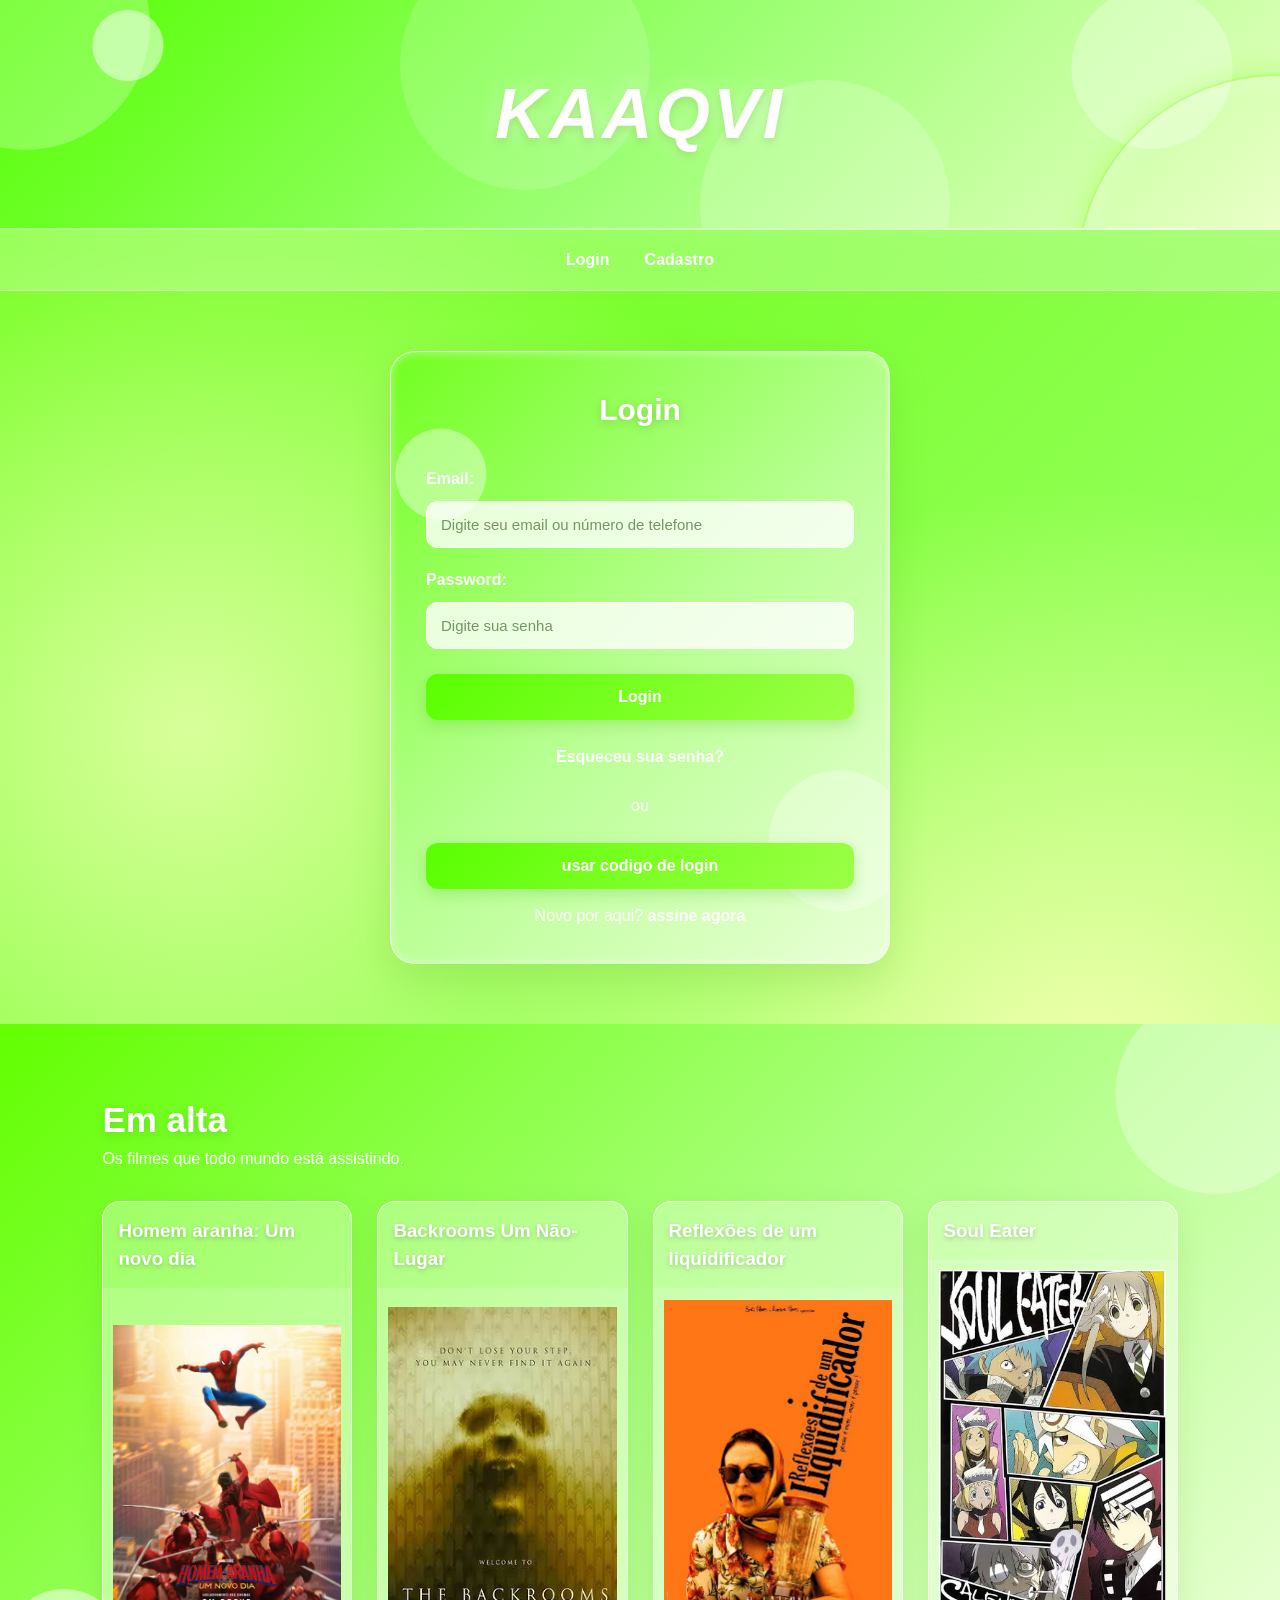
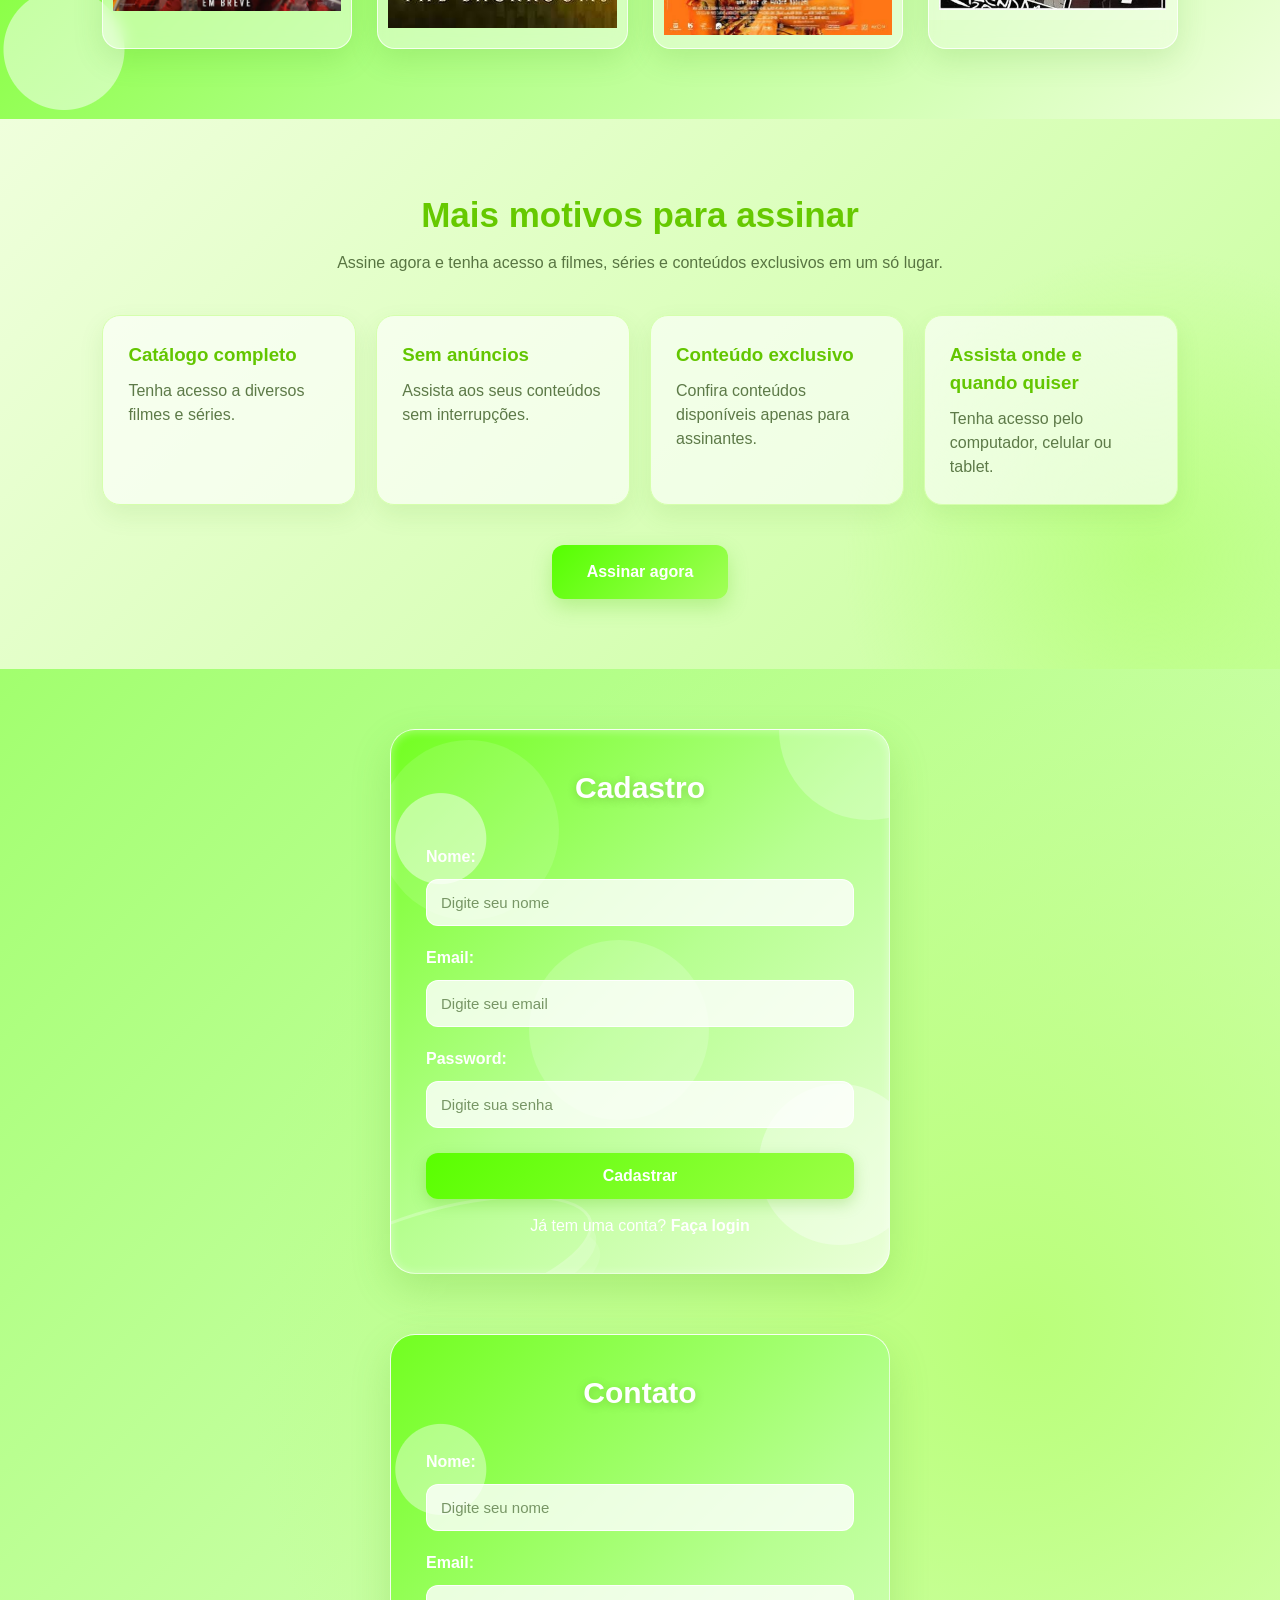
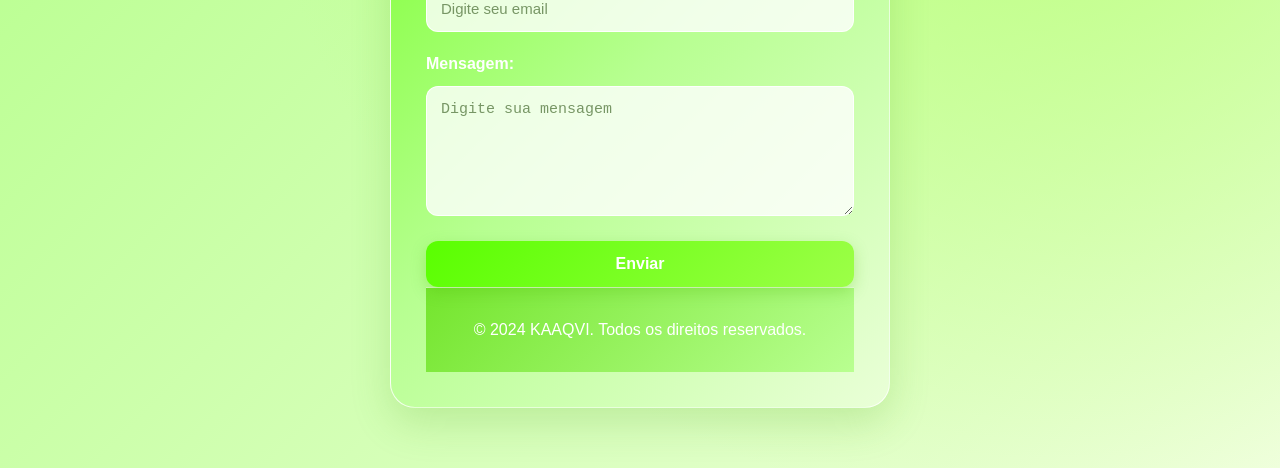
<file: parte-inicial/index.html>
<!DOCTYPE html>
<html lang="pt-br">

<head>
    <meta charset="UTF-8">
    <meta name="viewport" content="width=device-width, initial-scale=1.0">
    <title>Login</title>
    <link rel="stylesheet" href="style.css">
</head>

<body>

    <header>
        <h1>KAAQVI</h1>
    </header>

    <main>

        <nav>
            <ul>
                <li><a href="#login">Login</a></li>
                <li><a href="#cadastro">Cadastro</a></li>
            </ul>
        </nav>

        <div class="login" id="login">
            <h2>Login</h2>

            <form>
                <label for="email-login">Email:</label>
                <input 
                    type="email" 
                    id="email-login" 
                    name="email-login" 
                    placeholder="Digite seu email ou número de telefone" 
                    required
                >

                <label for="senha-login">Password:</label>
                <input 
                    type="password" 
                    id="senha-login" 
                    name="senha-login" 
                    placeholder="Digite sua senha" 
                    required
                >

                <button type="submit">Login</button>
                <p><a href="#">Esqueceu sua senha?</a></p>
                <p>ou</p>
                <button type="button">usar codigo de login</button>
            </form>

            <p>Novo por aqui? <a href="#cadastro">assine agora</a></p>
        </div>
<section class="em-alta">
    <h2>Em alta</h2>
    <p>Os filmes que todo mundo está assistindo.</p>

    <div class="filmes">

        <div class="filme">
            <h3>Homem aranha: Um novo dia</h3>
            <img src="img/filme1.jpg" alt="Pôster do filme">
           
        </div>

        <div class="filme">
            <h3>Backrooms Um Não-Lugar</h3>
            <img src="img/filme2.jpg" alt="Pôster do filme">
            
        </div>

        <div class="filme">
            <h3>Reflexões de um liquidificador</h3>
            <img src="img/filme3.jpg" alt="Pôster do filme">
         
        </div>

        <div class="filme">
            <h3>Soul Eater</h3>
            <img src="img/filme4.jpg" alt="Pôster do filme">
    
        </div>

    </div>
</section>


<section class="assine">
    <h2>Mais motivos para assinar</h2>

    <p>
        Assine agora e tenha acesso a filmes, séries e conteúdos
        exclusivos em um só lugar.
    </p>

    <div class="motivos">
        <div>
            <h3>Catálogo completo</h3>
            <p>Tenha acesso a diversos filmes e séries.</p>
        </div>

        <div>
            <h3>Sem anúncios</h3>
            <p>Assista aos seus conteúdos sem interrupções.</p>
        </div>

        <div>
            <h3>Conteúdo exclusivo</h3>
            <p>Confira conteúdos disponíveis apenas para assinantes.</p>
        </div>

        <div>
            <h3>Assista onde e quando    quiser</h3>
            <p>Tenha acesso pelo computador, celular ou tablet.</p>
        </div>
    </div>

    <a href="cadastro.html" class="botao-assinar">Assinar agora</a>
</section>

        <div class="cadastro" id="cadastro">
            <h2>Cadastro</h2>

            <form>
                <label for="nome-cadastro">Nome:</label>
                <input 
                    type="text" 
                    id="nome-cadastro" 
                    name="nome-cadastro" 
                    placeholder="Digite seu nome" 
                    required
                >

                <label for="email-cadastro">Email:</label>
                <input 
                    type="email" 
                    id="email-cadastro" 
                    name="email-cadastro" 
                    placeholder="Digite seu email" 
                    required
                >

                <label for="senha-cadastro">Password:</label>
                <input 
                    type="password" 
                    id="senha-cadastro" 
                    name="senha-cadastro" 
                    placeholder="Digite sua senha" 
                    required
                >

                <button type="submit">Cadastrar</button>
            </form>

            <p>Já tem uma conta? <a href="#login">Faça login</a></p>
        </div>
        <div class="contato" id="contato">
            <h2>Contato</h2>

            <form>
                <label for="nome-contato">Nome:</label>
                <input 
                    type="text" 
                    id="nome-contato" 
                    name="nome-contato" 
                    placeholder="Digite seu nome" 
                    required
                >

                <label for="email-contato">Email:</label>
                <input 
                    type="email" 
                    id="email-contato" 
                    name="email-contato" 
                    placeholder="Digite seu email" 
                    required
                >

                <label for="mensagem-contato">Mensagem:</label>
                <textarea 
                    id="mensagem-contato" 
                    name="mensagem-contato" 
                    placeholder="Digite sua mensagem" 
                    required
                ></textarea>

                <button type="submit">Enviar</button>
            </form>
        <footer>
            <p>&copy; 2024 KAAQVI. Todos os direitos reservados.</p>
        </footer>
    </main>
    

</body>

</html>
</file>
<file: parte-inicial/style.css>
/* =========================
   RESET
========================= */

* {
    margin: 0;
    padding: 0;
    box-sizing: border-box;
}

html {
    scroll-behavior: smooth;
}

body {
    font-family: Arial, Helvetica, sans-serif;
    color: white;
    line-height: 1.5;

    background:
        radial-gradient(circle at 15% 20%, #d9ff9b 0%, transparent 20%),
        radial-gradient(circle at 85% 30%, #f4ffb0 0%, transparent 22%),
        radial-gradient(circle at 80% 80%, #baff7a 0%, transparent 25%),
        linear-gradient(135deg, #5cff00, #a8ff78 50%, #efffdc);
}


/* =========================
   HEADER
========================= */

header {
    position: relative;
    overflow: hidden;

    min-height: 230px;

    display: flex;
    justify-content: center;
    align-items: center;

    text-align: center;

    background:
        radial-gradient(
            circle at 10% 20%,
            rgba(255, 255, 255, .5) 0 35px,
            transparent 36px
        ),
        radial-gradient(
            circle at 90% 30%,
            rgba(255, 255, 255, .3) 0 80px,
            transparent 81px
        ),
        linear-gradient(
            135deg,
            #54ff00,
            #9aff70,
            #eaffc7
        );

    border-bottom: 2px solid rgba(255,255,255,.5);
}

header::before {
    content: "";

    position: absolute;

    width: 250px;
    height: 250px;

    border-radius: 50%;

    left: -100px;
    top: -100px;

    background: rgba(255,255,255,.25);

    box-shadow:
        500px 40px 0 rgba(255,255,255,.15),
        800px 180px 0 rgba(255,255,255,.2);
}

header::after {
    content: "";

    position: absolute;

    width: 400px;
    height: 400px;

    border-radius: 50%;

    right: -200px;
    bottom: -250px;

    border: 2px solid rgba(120,255,0,.35);

    box-shadow:
        0 0 30px rgba(120,255,0,.3),
        inset 0 0 30px rgba(255,255,255,.3);
}

header h1 {
    position: relative;
    z-index: 2;

    font-size: 70px;
    font-style: italic;
    font-weight: bold;

    color: white;

    text-shadow:
        0 4px 10px rgba(80,150,0,.25),
        0 0 20px rgba(255,255,255,.5);

    letter-spacing: 3px;
}


/* =========================
   NAVBAR
========================= */

nav {
    padding: 18px 8%;

    background: rgba(255,255,255,.25);

    backdrop-filter: blur(10px);

    border-bottom: 1px solid rgba(255,255,255,.5);
}

nav ul {
    display: flex;
    justify-content: center;
    gap: 35px;

    list-style: none;
}

nav a {
    color: white;
    text-decoration: none;

    font-weight: bold;

    transition: .3s;
}

nav a:hover {
    color: #dfff00;

    text-shadow:
        0 0 10px rgba(255,255,255,.8);
}


/* =========================
   LOGIN
========================= */

.login {
    position: relative;
    overflow: hidden;

    width: 90%;
    max-width: 500px;

    margin: 60px auto;

    padding: 35px;

    background:
        radial-gradient(
            circle at 10% 20%,
            rgba(255,255,255,.4) 0 45px,
            transparent 46px
        ),
        radial-gradient(
            circle at 90% 80%,
            rgba(255,255,255,.3) 0 70px,
            transparent 71px
        ),
        linear-gradient(
            135deg,
            #72ff20,
            #b7ff91,
            #eaffd8
        );

    backdrop-filter: blur(15px);

    border: 1px solid rgba(255,255,255,.8);

    border-radius: 25px;

    box-shadow:
        0 15px 40px rgba(70,160,20,.2),
        inset 0 1px 10px rgba(255,255,255,.4);
}


/* =========================
   CADASTRO
========================= */

.cadastro {
    position: relative;
    overflow: hidden;

    width: 90%;
    max-width: 500px;

    margin: 60px auto;

    padding: 35px;

    background:
        radial-gradient(
            circle at 10% 20%,
            rgba(255,255,255,.45) 0 45px,
            transparent 46px
        ),
        radial-gradient(
            circle at 90% 80%,
            rgba(255,255,255,.35) 0 80px,
            transparent 81px
        ),
        linear-gradient(
            135deg,
            #72ff20,
            #b7ff91,
            #eaffd8
        );

    border: 1px solid rgba(255,255,255,.8);

    border-radius: 25px;

    box-shadow:
        0 15px 40px rgba(70,160,20,.2),
        inset 0 1px 10px rgba(255,255,255,.4);
}


/* círculos do cadastro */

.cadastro::before {
    content: "";

    position: absolute;

    width: 180px;
    height: 180px;

    border-radius: 50%;

    top: -90px;
    right: -70px;

    background: rgba(255,255,255,.25);

    box-shadow:
        -250px 300px 0 rgba(255,255,255,.18),
        -400px 100px 0 rgba(255,255,255,.12);
}

.cadastro::after {
    content: "";

    position: absolute;

    width: 300px;
    height: 100px;

    left: -100px;
    bottom: -40px;

    border-radius: 50%;

    border: 3px solid rgba(255,255,255,.25);

    transform: rotate(-15deg);

    box-shadow:
        0 15px 0 rgba(255,255,255,.15),
        0 30px 0 rgba(255,255,255,.1);
}


/* =========================
   CONTATO
========================= */

.contato {
    position: relative;
    overflow: hidden;

    width: 90%;
    max-width: 500px;

    margin: 60px auto;

    padding: 35px;

    background:
        radial-gradient(
            circle at 10% 20%,
            rgba(255,255,255,.4) 0 45px,
            transparent 46px
        ),
        linear-gradient(
            135deg,
            #72ff20,
            #b7ff91,
            #eaffd8
        );

    border: 1px solid rgba(255,255,255,.8);

    border-radius: 25px;

    box-shadow:
        0 15px 40px rgba(70,160,20,.2);
}


/* =========================
   TÍTULOS DOS FORMULÁRIOS
========================= */

.login h2,
.cadastro h2,
.contato h2 {
    position: relative;
    z-index: 2;

    text-align: center;

    margin-bottom: 25px;

    font-size: 30px;

    color: white;

    text-shadow:
        0 2px 8px rgba(70,120,20,.3);
}


/* =========================
   FORMULÁRIOS
========================= */

.login form,
.cadastro form,
.contato form {
    position: relative;
    z-index: 2;

    display: flex;
    flex-direction: column;

    gap: 10px;
}

label {
    color: white;

    font-weight: bold;

    margin-top: 10px;
}

input,
textarea {
    width: 100%;

    padding: 14px;

    background: rgba(255,255,255,.8);

    color: #47752d;

    border: 1px solid rgba(255,255,255,.9);

    border-radius: 12px;

    outline: none;

    font-size: 15px;
}

input::placeholder,
textarea::placeholder {
    color: #779665;
}

input:focus,
textarea:focus {
    border-color: #6cff00;

    box-shadow:
        0 0 10px rgba(108,255,0,.5);
}

textarea {
    min-height: 130px;

    resize: vertical;
}


/* =========================
   BOTÕES
========================= */

button {
    margin-top: 15px;

    padding: 14px;

    border: none;

    border-radius: 12px;

    background:
        linear-gradient(
            135deg,
            #59ff00,
            #9dff48
        );

    color: white;

    font-size: 16px;

    font-weight: bold;

    cursor: pointer;

    box-shadow:
        0 5px 15px rgba(70,180,0,.25);

    transition: .3s;
}

button:hover {
    transform: translateY(-3px) scale(1.02);

    box-shadow:
        0 8px 25px rgba(70,220,0,.4);
}


/* =========================
   LINKS DOS FORMULÁRIOS
========================= */

.login p,
.cadastro p {
    position: relative;
    z-index: 2;

    text-align: center;

    margin-top: 15px;
}

.login a,
.cadastro a {
    color: white;

    font-weight: bold;

    text-decoration: none;
}

.login a:hover,
.cadastro a:hover {
    color: #dfff00;
}


/* =========================
   EM ALTA
========================= */

.em-alta {
    position: relative;
    overflow: hidden;

    padding: 70px 8%;

    background:
        radial-gradient(
            circle at 5% 90%,
            rgba(255,255,255,.5) 0 60px,
            transparent 61px
        ),
        radial-gradient(
            circle at 95% 10%,
            rgba(255,255,255,.3) 0 100px,
            transparent 101px
        ),
        linear-gradient(
            135deg,
            #62ff00,
            #aaff7c,
            #efffdc
        );
}

.em-alta > h2 {
    color: white;

    font-size: 35px;

    text-shadow:
        0 3px 10px rgba(50,130,0,.25);
}

.em-alta > p {
    color: white;

    margin-bottom: 30px;
}


/* =========================
   FILMES
========================= */

.filmes {
    display: flex;

    gap: 25px;

    flex-wrap: wrap;
}

.filme {
    flex: 1;

    min-width: 220px;

    overflow: hidden;

    background: rgba(255,255,255,.3);

    backdrop-filter: blur(8px);

    border-radius: 18px;

    border: 1px solid rgba(255,255,255,.8);

    box-shadow:
        0 10px 30px rgba(60,150,20,.15);

    transition: .3s;
}

.filme:hover {
    transform: translateY(-10px) scale(1.02);

    box-shadow:
        0 15px 35px rgba(80,220,0,.3);
}

.filme h3 {
    padding: 15px;

    color: white;

    text-shadow:
        0 2px 5px rgba(0,0,0,.2);
}


/* PÔSTERES */

.filme img {
    display: block;

    width: 100%;

    height: 360px;

    object-fit: contain;

    padding: 10px;

    background: rgba(255,255,255,.15);
}


/* =========================
   ASSINE
========================= */

.assine {
    padding: 70px 8%;

    text-align: center;

    background:
        radial-gradient(
            circle at 90% 80%,
            #baff82,
            transparent 25%
        ),
        linear-gradient(
            135deg,
            #efffdc,
            #c8ff9d
        );
}

.assine h2 {
    color: #66c900;

    font-size: 35px;

    margin-bottom: 10px;
}

.assine > p {
    max-width: 700px;

    margin: 10px auto 40px;

    color: #587542;
}


/* =========================
   MOTIVOS
========================= */

.motivos {
    display: flex;

    gap: 20px;

    flex-wrap: wrap;

    margin-bottom: 40px;
}

.motivos > div {
    flex: 1;

    min-width: 220px;

    padding: 25px;

    background: rgba(255,255,255,.65);

    border-radius: 18px;

    border: 1px solid #d5ffad;

    text-align: left;

    box-shadow:
        0 10px 25px rgba(70,150,20,.1);

    transition: .3s;
}

.motivos > div:hover {
    transform: translateY(-7px);

    box-shadow:
        0 15px 30px rgba(80,200,0,.2);
}

.motivos h3 {
    margin-bottom: 10px;

    color: #63c600;
}

.motivos p {
    color: #5d7a48;
}


/* =========================
   BOTÃO ASSINAR
========================= */

.botao-assinar {
    display: inline-block;

    padding: 15px 35px;

    background:
        linear-gradient(
            135deg,
            #55ff00,
            #a2ff58
        );

    color: white;

    text-decoration: none;

    border-radius: 12px;

    font-weight: bold;

    box-shadow:
        0 8px 20px rgba(70,200,0,.25);

    transition: .3s;
}

.botao-assinar:hover {
    transform: scale(1.06);

    box-shadow:
        0 10px 30px rgba(70,220,0,.4);
}


/* =========================
   FOOTER
========================= */

footer {
    padding: 30px 8%;

    background:
        linear-gradient(
            135deg,
            #74e52d,
            #b9ff91
        );

    border-top: 1px solid rgba(255,255,255,.7);

    text-align: center;
}

footer p {
    color: white;
}


/* =========================
   RESPONSIVIDADE
========================= */

@media (max-width: 700px) {

    header {
        min-height: 180px;
    }

    header h1 {
        font-size: 48px;
    }

    nav ul {
        flex-direction: column;

        align-items: center;

        gap: 15px;
    }

    .login,
    .cadastro,
    .contato {
        padding: 25px;

        margin: 40px auto;
    }

    .em-alta,
    .assine {
        padding: 50px 5%;
    }

    .filmes {
        flex-direction: column;
    }

    .filme {
        min-width: 100%;
    }

    .filme img {
        height: 420px;
    }

    .motivos {
        flex-direction: column;
    }

    .motivos > div {
        min-width: 100%;
    }
}
</file>
